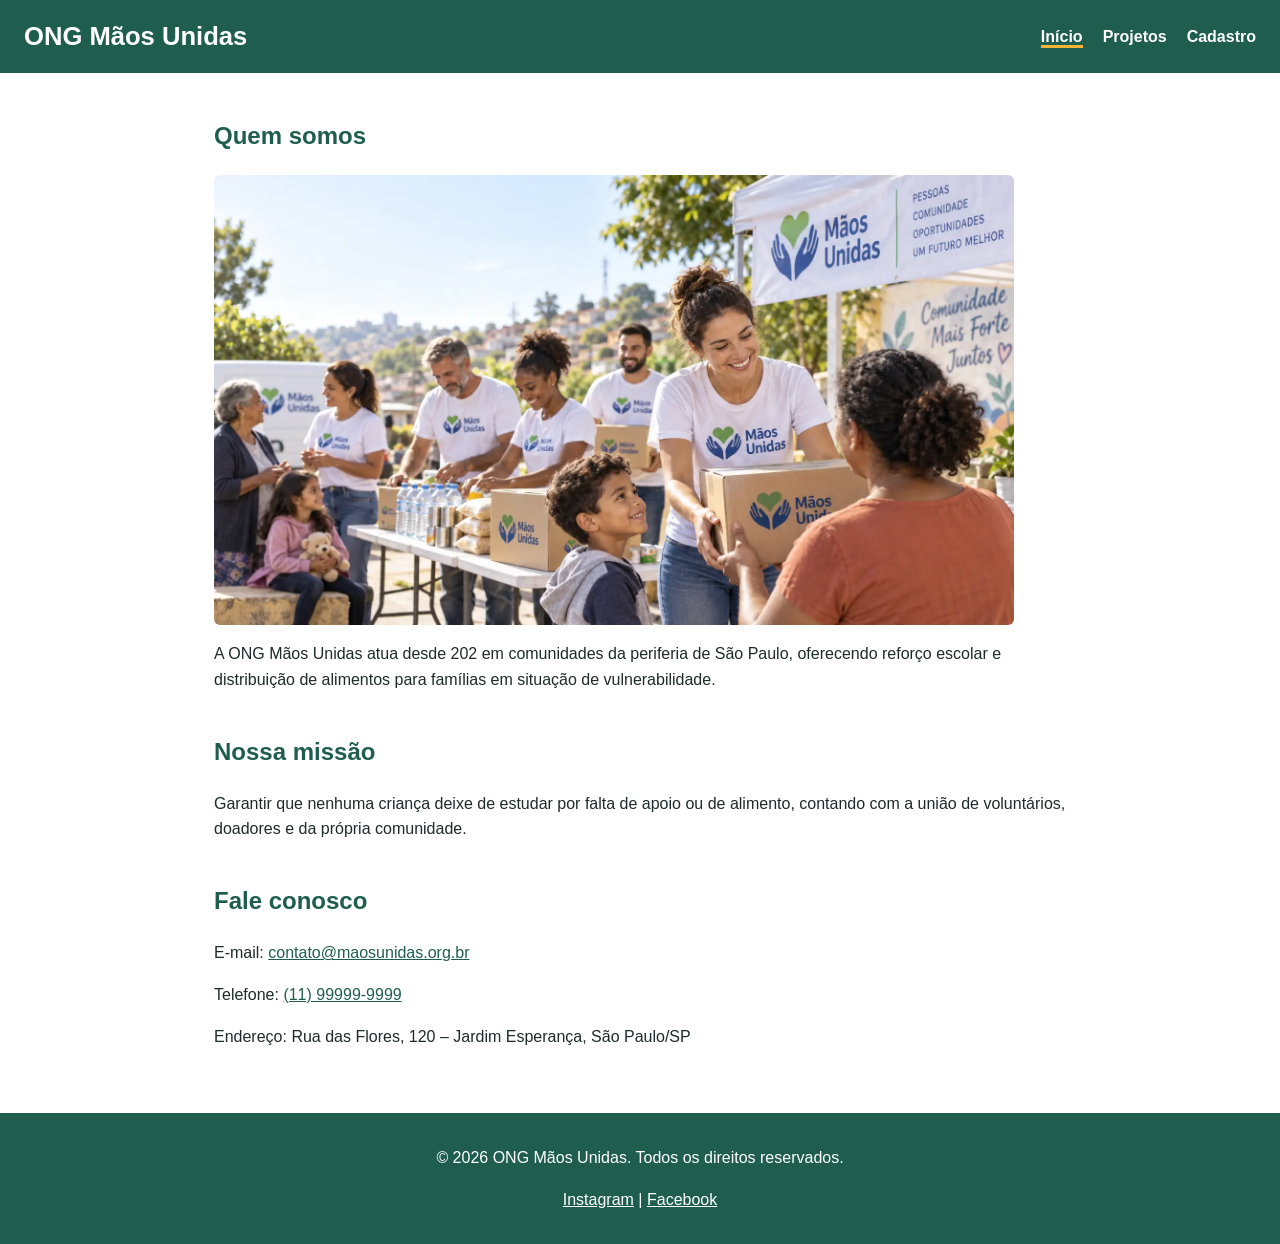
<file: index.html>
<!DOCTYPE html>
<html lang="pt-BR">
<head>
  <meta charset="UTF-8">
  <meta name="viewport" content="width=device-width, initial-scale=1.0">
  <meta name="description" content="ONG Mãos Unidas: educação e alimentação para famílias em situação de vulnerabilidade.">
  <title>ONG Mãos Unidas | Início</title>
  <link rel="stylesheet" href="css/style.css">
</head>
<body>
  <header class="topo">
    <h1>ONG Mãos Unidas</h1>
    <nav aria-label="Menu principal">
      <ul>
        <li><a href="index.html" aria-current="page">Início</a></li>
        <li><a href="projetos.html">Projetos</a></li>
        <li><a href="cadastro.html">Cadastro</a></li>
      </ul>
    </nav>
  </header>

  <main>
    <section id="sobre">
      <h2>Quem somos</h2>
      <img src="img/equipe-ong.webp"
           alt="Voluntários da ONG Mãos Unidas reunidos em ação comunitária"
           class="img-responsiva" width="800" height="500">
      <p>A ONG Mãos Unidas atua desde 202 em comunidades da periferia de São Paulo, oferecendo reforço escolar e distribuição de alimentos para famílias em situação de vulnerabilidade.</p>
    </section>

    <section id="missao">
      <h2>Nossa missão</h2>
      <p>Garantir que nenhuma criança deixe de estudar por falta de apoio ou de alimento, contando com a união de voluntários, doadores e da própria comunidade.</p>
    </section>

    <section id="contato">
      <h2>Fale conosco</h2>
      <address>
        <p>E-mail: <a href="mailto:contato@maosunidas.org.br">contato@maosunidas.org.br</a></p>
        <p>Telefone: <a href="tel:+5511999999999">(11) 99999-9999</a></p>
        <p>Endereço: Rua das Flores, 120 – Jardim Esperança, São Paulo/SP</p>
      </address>
    </section>
  </main>

  <footer class="rodape">
    <p>&copy; 2026 ONG Mãos Unidas. Todos os direitos reservados.</p>
    <p>
      <a href="https://www.instagram.com/">Instagram</a> |
      <a href="https://www.facebook.com/">Facebook</a>
    </p>
  </footer>
</body>
</html>
</file>
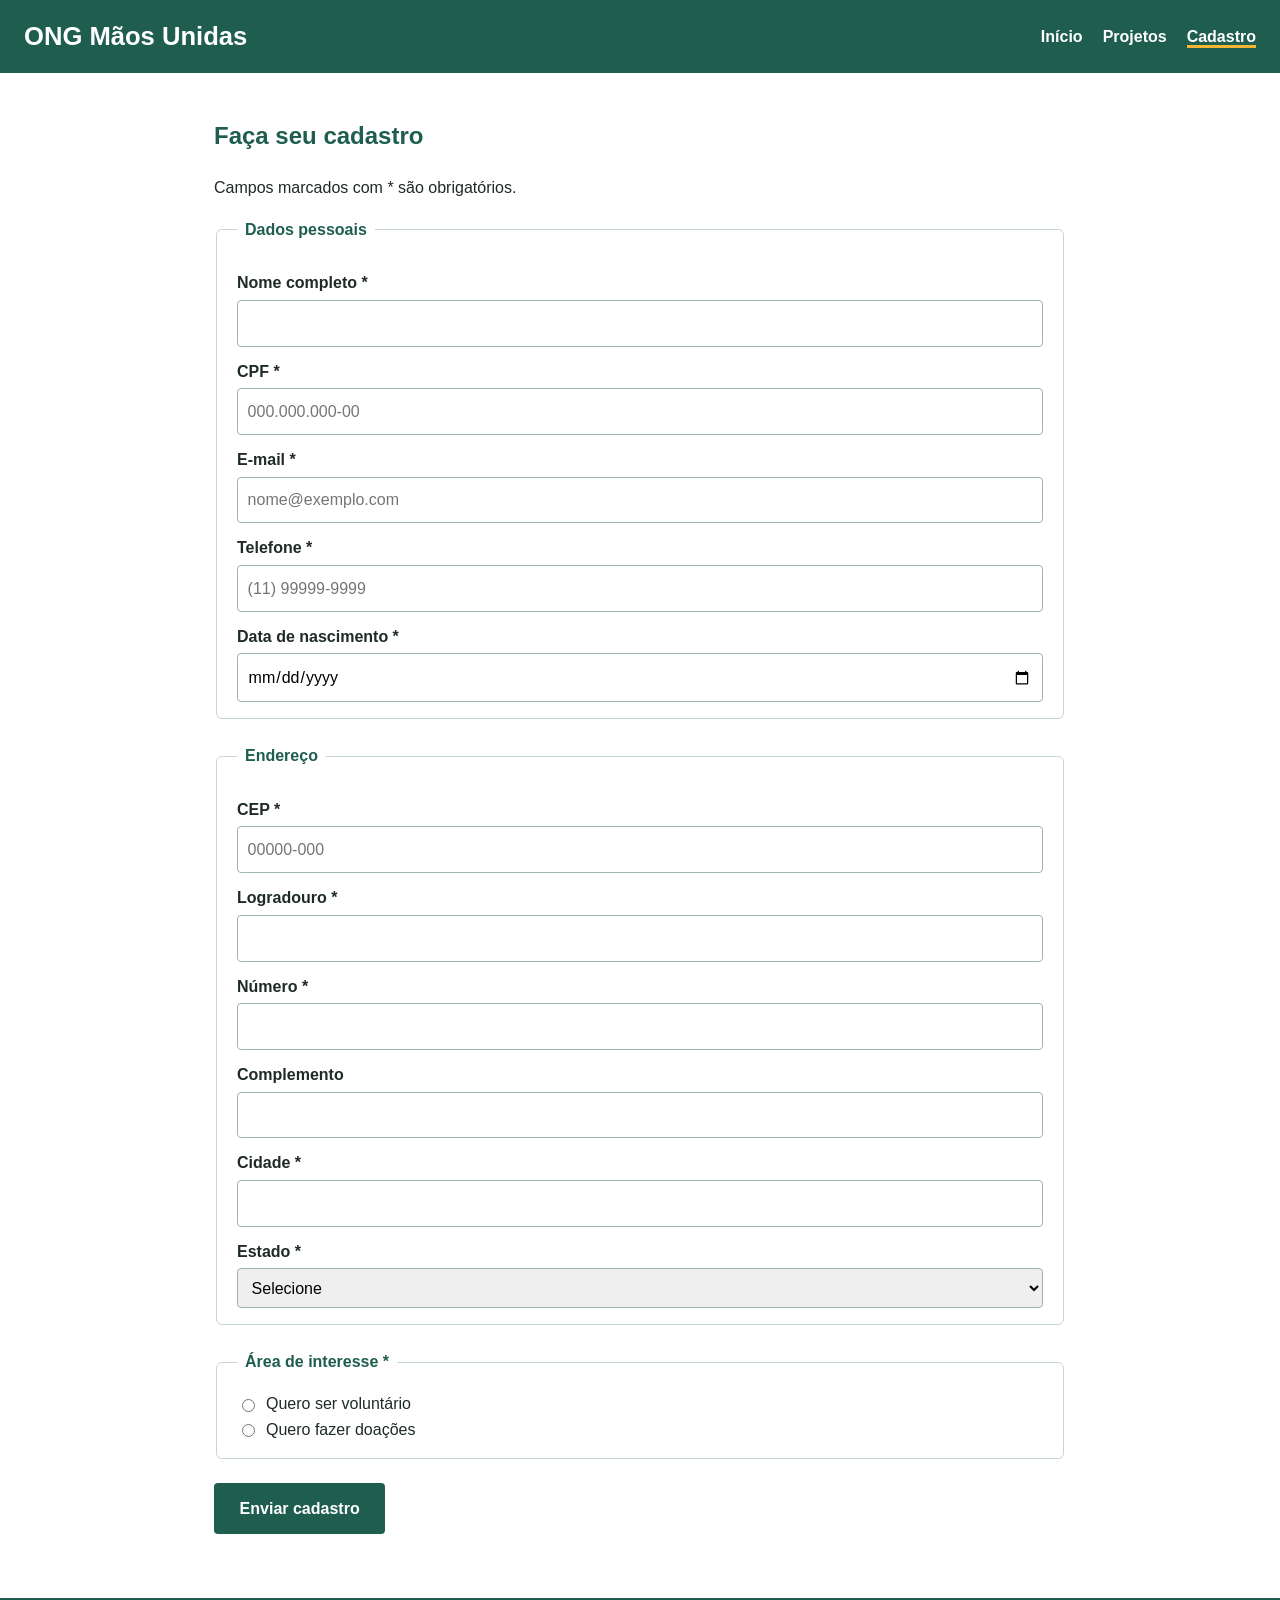
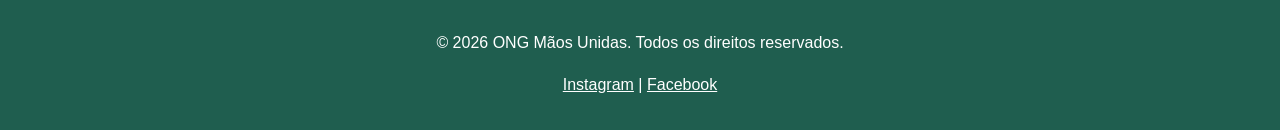
<file: cadastro.html>
<!DOCTYPE html>
<html lang="pt-BR">
<head>
  <meta charset="UTF-8">
  <meta name="viewport" content="width=device-width, initial-scale=1.0">
  <meta name="description" content="Cadastre-se como voluntário ou doador da ONG Mãos Unidas.">
  <title>ONG Mãos Unidas | Cadastro</title>
  <link rel="stylesheet" href="css/style.css">
</head>
<body>
  <header class="topo">
    <h1>ONG Mãos Unidas</h1>
    <nav aria-label="Menu principal">
      <ul>
        <li><a href="index.html">Início</a></li>
        <li><a href="projetos.html">Projetos</a></li>
        <li><a href="cadastro.html" aria-current="page">Cadastro</a></li>
      </ul>
    </nav>
  </header>

  <main>
    <section id="cadastro">
      <h2>Faça seu cadastro</h2>
      <p>Campos marcados com * são obrigatórios.</p>

      <form action="#" method="post" class="formulario">
        <fieldset>
          <legend>Dados pessoais</legend>

          <label for="nome">Nome completo *</label>
          <input type="text" id="nome" name="nome" required minlength="5" maxlength="100"
                 autocomplete="name">

          <label for="cpf">CPF *</label>
          <input type="text" id="cpf" name="cpf" required
                 pattern="\d{3}\.\d{3}\.\d{3}-\d{2}" maxlength="14" inputmode="numeric"
                 placeholder="000.000.000-00" title="Digite o CPF no formato 000.000.000-00">

          <label for="email">E-mail *</label>
          <input type="email" id="email" name="email" required autocomplete="email"
                 placeholder="nome@exemplo.com">

          <label for="telefone">Telefone *</label>
          <input type="tel" id="telefone" name="telefone" required
                 pattern="\(\d{2}\) \d{4,5}-\d{4}" maxlength="15" autocomplete="tel"
                 placeholder="(11) 99999-9999" title="Digite o telefone no formato (00) 00000-0000">

          <label for="nascimento">Data de nascimento *</label>
          <input type="date" id="nascimento" name="nascimento" required max="2026-09-16">
        </fieldset>

        <fieldset>
          <legend>Endereço</legend>

          <label for="cep">CEP *</label>
          <input type="text" id="cep" name="cep" required
                 pattern="\d{5}-\d{3}" maxlength="9" inputmode="numeric"
                 placeholder="00000-000" title="Digite o CEP no formato 00000-000">

          <label for="logradouro">Logradouro *</label>
          <input type="text" id="logradouro" name="logradouro" required autocomplete="address-line1">

          <label for="numero">Número *</label>
          <input type="number" id="numero" name="numero" required min="0">

          <label for="complemento">Complemento</label>
          <input type="text" id="complemento" name="complemento" autocomplete="address-line2">

          <label for="cidade">Cidade *</label>
          <input type="text" id="cidade" name="cidade" required autocomplete="address-level2">

          <label for="estado">Estado *</label>
          <select id="estado" name="estado" required>
            <option value="">Selecione</option>
            <option value="AC">AC</option>
            <option value="AL">AL</option>
            <option value="AP">AP</option>
            <option value="AM">AM</option>
            <option value="BA">BA</option>
            <option value="CE">CE</option>
            <option value="DF">DF</option>
            <option value="ES">ES</option>
            <option value="GO">GO</option>
            <option value="MA">MA</option>
            <option value="MT">MT</option>
            <option value="MS">MS</option>
            <option value="MG">MG</option>
            <option value="PA">PA</option>
            <option value="PB">PB</option>
            <option value="PR">PR</option>
            <option value="PE">PE</option>
            <option value="PI">PI</option>
            <option value="RJ">RJ</option>
            <option value="RN">RN</option>
            <option value="RS">RS</option>
            <option value="RO">RO</option>
            <option value="RR">RR</option>
            <option value="SC">SC</option>
            <option value="SP">SP</option>
            <option value="SE">SE</option>
            <option value="TO">TO</option>
          </select>
        </fieldset>

        <fieldset>
          <legend>Área de interesse *</legend>

          <div class="opcao">
            <input type="radio" id="voluntario" name="interesse" value="voluntario" required>
            <label for="voluntario">Quero ser voluntário</label>
          </div>
          <div class="opcao">
            <input type="radio" id="doador" name="interesse" value="doador">
            <label for="doador">Quero fazer doações</label>
          </div>
        </fieldset>

        <button type="submit">Enviar cadastro</button>
      </form>
    </section>
  </main>

  <footer class="rodape">
    <p>&copy; 2026 ONG Mãos Unidas. Todos os direitos reservados.</p>
    <p>
      <a href="https://www.instagram.com/">Instagram</a> |
      <a href="https://www.facebook.com/">Facebook</a>
    </p>
  </footer>
</body>
</html>
</file>
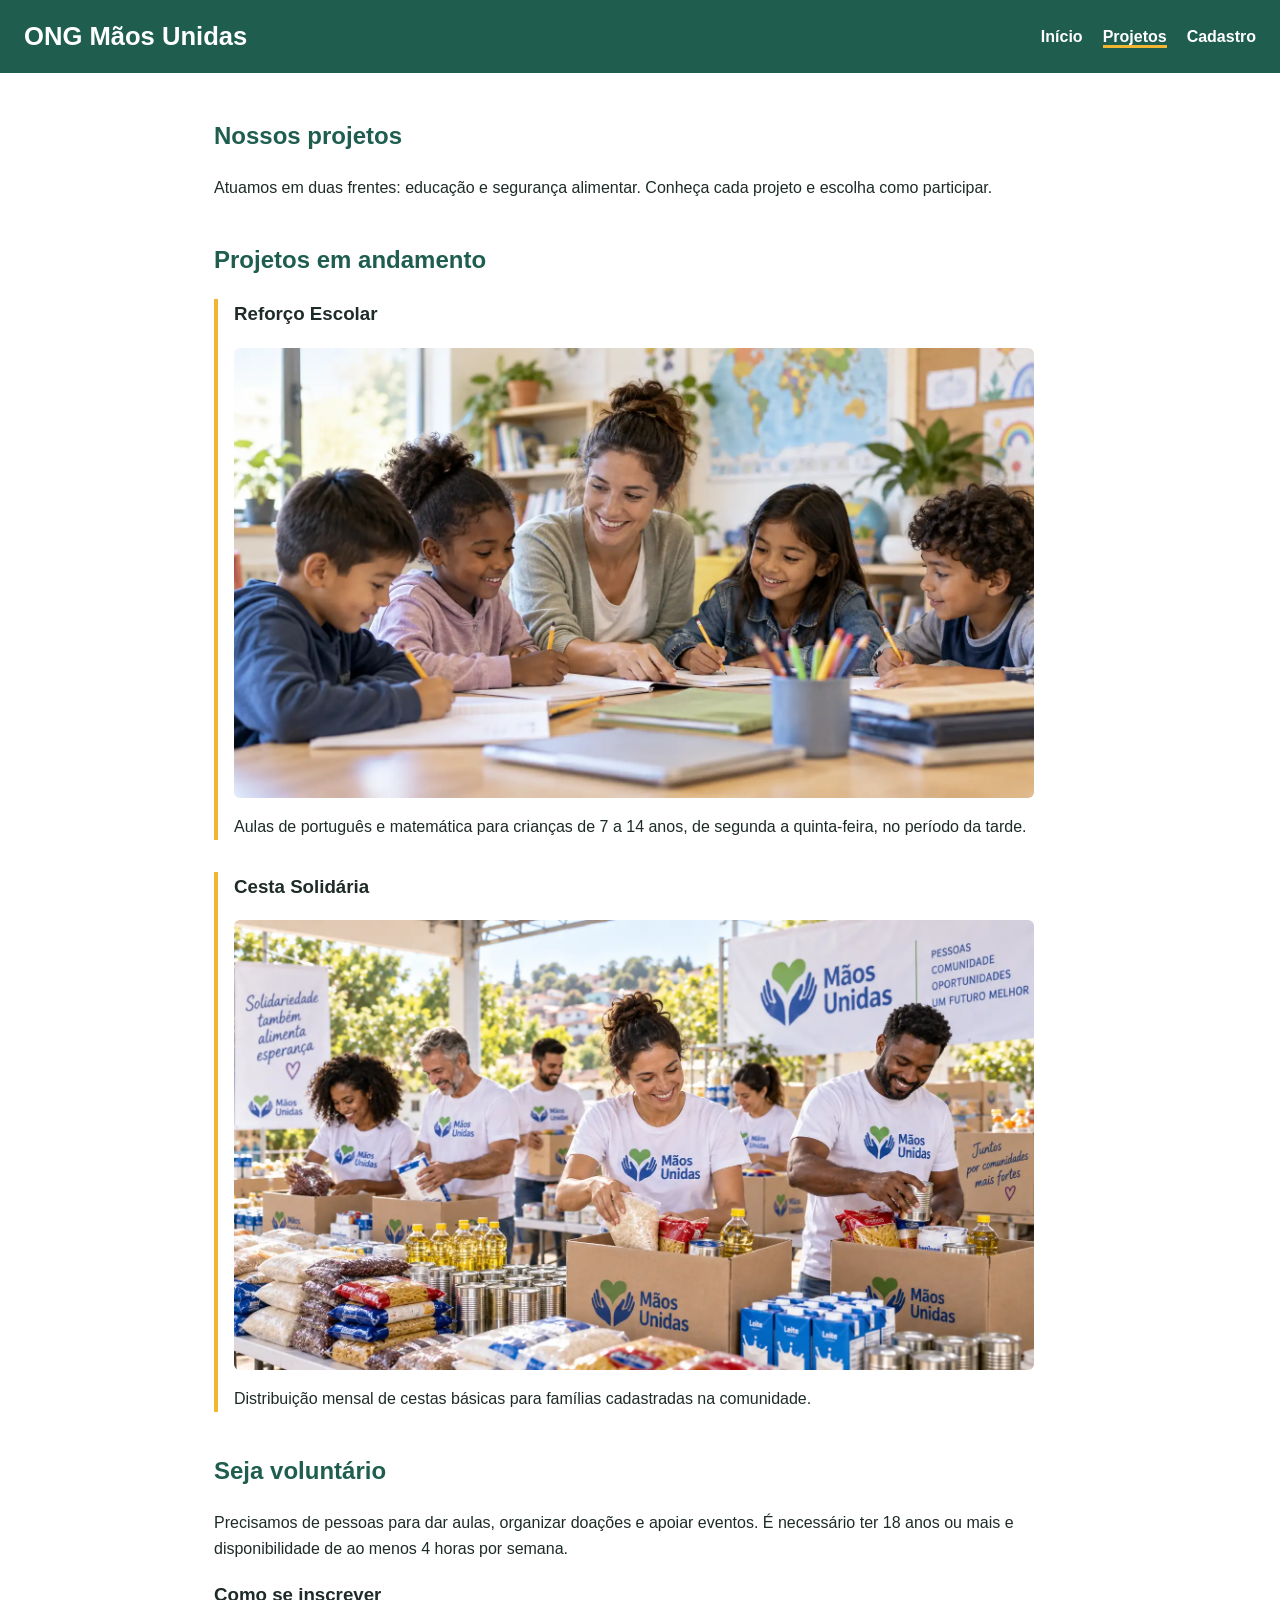
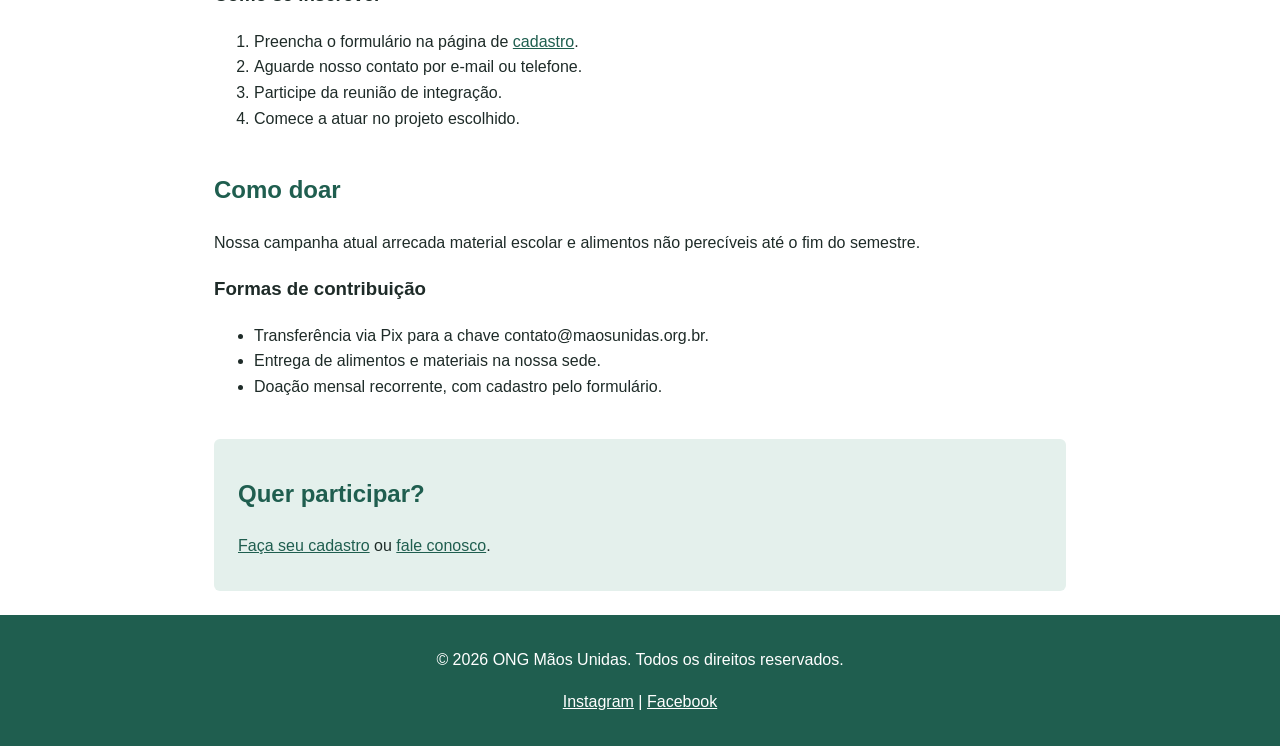
<file: projetos.html>
<!DOCTYPE html>
<html lang="pt-BR">
<head>
  <meta charset="UTF-8">
  <meta name="viewport" content="width=device-width, initial-scale=1.0">
  <meta name="description" content="Conheça os projetos da ONG Mãos Unidas e saiba como ser voluntário ou doar.">
  <title>ONG Mãos Unidas | Projetos</title>
  <link rel="stylesheet" href="css/style.css">
</head>
<body>
  <header class="topo">
    <h1>ONG Mãos Unidas</h1>
    <nav aria-label="Menu principal">
      <ul>
        <li><a href="index.html">Início</a></li>
        <li><a href="projetos.html" aria-current="page">Projetos</a></li>
        <li><a href="cadastro.html">Cadastro</a></li>
      </ul>
    </nav>
  </header>

  <main>
    <section id="apresentacao">
      <h2>Nossos projetos</h2>
      <p>Atuamos em duas frentes: educação e segurança alimentar. Conheça cada projeto e escolha como participar.</p>
    </section>

    <section id="em-andamento">
      <h2>Projetos em andamento</h2>

      <article class="projeto">
        <h3>Reforço Escolar</h3>
        <img src="img/projeto-reforco.webp"
             alt="Voluntária ajudando crianças com a lição de casa"
             class="img-responsiva" width="800" height="500">
        <p>Aulas de português e matemática para crianças de 7 a 14 anos, de segunda a quinta-feira, no período da tarde.</p>
      </article>

      <article class="projeto">
        <h3>Cesta Solidária</h3>
        <img src="img/projeto-cesta.webp"
             alt="Voluntários montando cestas com alimentos não perecíveis"
             class="img-responsiva" width="800" height="500">
        <p>Distribuição mensal de cestas básicas para famílias cadastradas na comunidade.</p>
      </article>
    </section>

    <section id="voluntariado">
      <h2>Seja voluntário</h2>
      <p>Precisamos de pessoas para dar aulas, organizar doações e apoiar eventos. É necessário ter 18 anos ou mais e disponibilidade de ao menos 4 horas por semana.</p>
      <h3>Como se inscrever</h3>
      <ol>
        <li>Preencha o formulário na página de <a href="cadastro.html">cadastro</a>.</li>
        <li>Aguarde nosso contato por e-mail ou telefone.</li>
        <li>Participe da reunião de integração.</li>
        <li>Comece a atuar no projeto escolhido.</li>
      </ol>
    </section>

    <section id="doacao">
      <h2>Como doar</h2>
      <p>Nossa campanha atual arrecada material escolar e alimentos não perecíveis até o fim do semestre.</p>
      <h3>Formas de contribuição</h3>
      <ul>
        <li>Transferência via Pix para a chave contato@maosunidas.org.br.</li>
        <li>Entrega de alimentos e materiais na nossa sede.</li>
        <li>Doação mensal recorrente, com cadastro pelo formulário.</li>
      </ul>
    </section>

    <aside class="chamada">
      <h2>Quer participar?</h2>
      <p><a href="cadastro.html">Faça seu cadastro</a> ou <a href="index.html#contato">fale conosco</a>.</p>
    </aside>
  </main>

  <footer class="rodape">
    <p>&copy; 2026 ONG Mãos Unidas. Todos os direitos reservados.</p>
    <p>
      <a href="https://www.instagram.com/">Instagram</a> |
      <a href="https://www.facebook.com/">Facebook</a>
    </p>
  </footer>
</body>
</html>
</file>
<file: css/style.css>
:root {
  --verde: #1F5E4F;
  --verde-claro: #E4F0EC;
  --amarelo: #F2B632;
  --texto: #1E2B28;
  --fundo: #FFFFFF;
}

* { box-sizing: border-box; }

body {
  margin: 0;
  font-family: "Segoe UI", Roboto, Arial, sans-serif;
  line-height: 1.6;
  color: var(--texto);
  background: var(--fundo);
}

/* Cabeçalho e navegação */
.topo {
  background: var(--verde);
  color: #fff;
  padding: 1rem 1.5rem;
  display: flex;
  flex-wrap: wrap;
  justify-content: space-between;
  align-items: center;
  gap: 1rem;
}

.topo h1 { margin: 0; font-size: 1.6rem; }

.topo ul {
  list-style: none;
  margin: 0;
  padding: 0;
  display: flex;
  gap: 1.25rem;
}

.topo a { color: #fff; text-decoration: none; font-weight: 600; }
.topo a:hover,
.topo a[aria-current="page"] { border-bottom: 3px solid var(--amarelo); }

/* Conteúdo */
main {
  max-width: 900px;
  margin: 0 auto;
  padding: 1.5rem;
}

section { margin-bottom: 2.5rem; }

h2 { color: var(--verde); }

a { color: var(--verde); }

.img-responsiva {
  max-width: 100%;
  height: auto;
  display: block;
  border-radius: 6px;
}

a:focus-visible,
input:focus-visible,
select:focus-visible,
button:focus-visible {
  outline: 3px solid var(--amarelo);
  outline-offset: 2px;
}

address { font-style: normal; }

.projeto {
  border-left: 4px solid var(--amarelo);
  padding-left: 1rem;
  margin-bottom: 2rem;
}

.chamada {
  background: var(--verde-claro);
  padding: 1rem 1.5rem;
  border-radius: 6px;
}

/* Formulário */
.formulario fieldset {
  border: 1px solid #C5D6D1;
  border-radius: 6px;
  margin-bottom: 1.5rem;
  padding: 1rem 1.25rem;
}

.formulario legend {
  font-weight: 700;
  color: var(--verde);
  padding: 0 0.5rem;
}

.formulario label {
  display: block;
  margin-top: 0.75rem;
  font-weight: 600;
}

.formulario input:not([type="radio"]),
.formulario select {
  width: 100%;
  padding: 0.6rem;
  margin-top: 0.25rem;
  border: 1px solid #9FB5AE;
  border-radius: 4px;
  font: inherit;
}

.formulario input:user-invalid { border-color: #B3261E; }

.opcao { display: flex; align-items: center; gap: 0.5rem; }
.opcao label { margin-top: 0; font-weight: 400; }

.formulario button {
  background: var(--verde);
  color: #fff;
  border: none;
  padding: 0.8rem 1.6rem;
  border-radius: 4px;
  font: inherit;
  font-weight: 700;
  cursor: pointer;
}

.formulario button:hover { background: #174A3E; }

/* Rodapé */
.rodape {
  background: var(--verde);
  color: #fff;
  text-align: center;
  padding: 1rem;
}

.rodape a { color: #fff; }

@media (max-width: 600px) {
  .topo { flex-direction: column; align-items: flex-start; }
}
</file>
